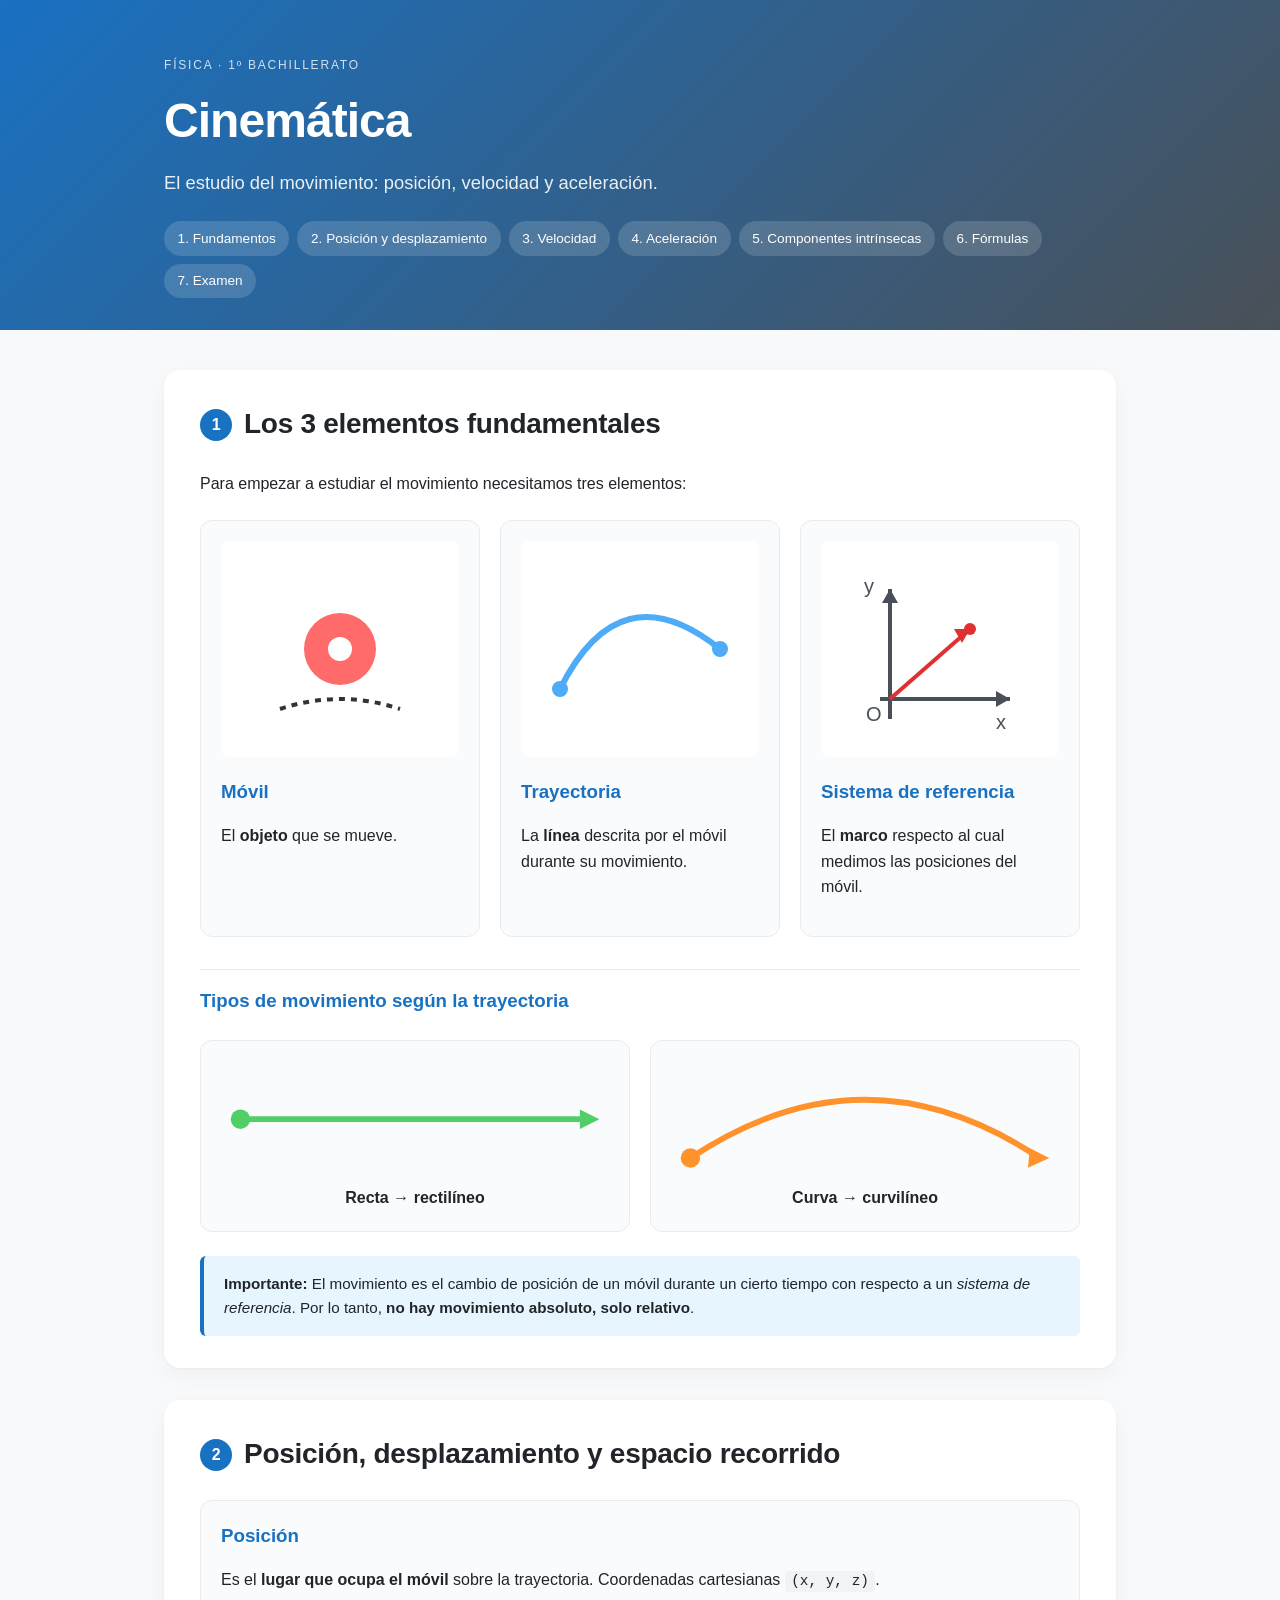
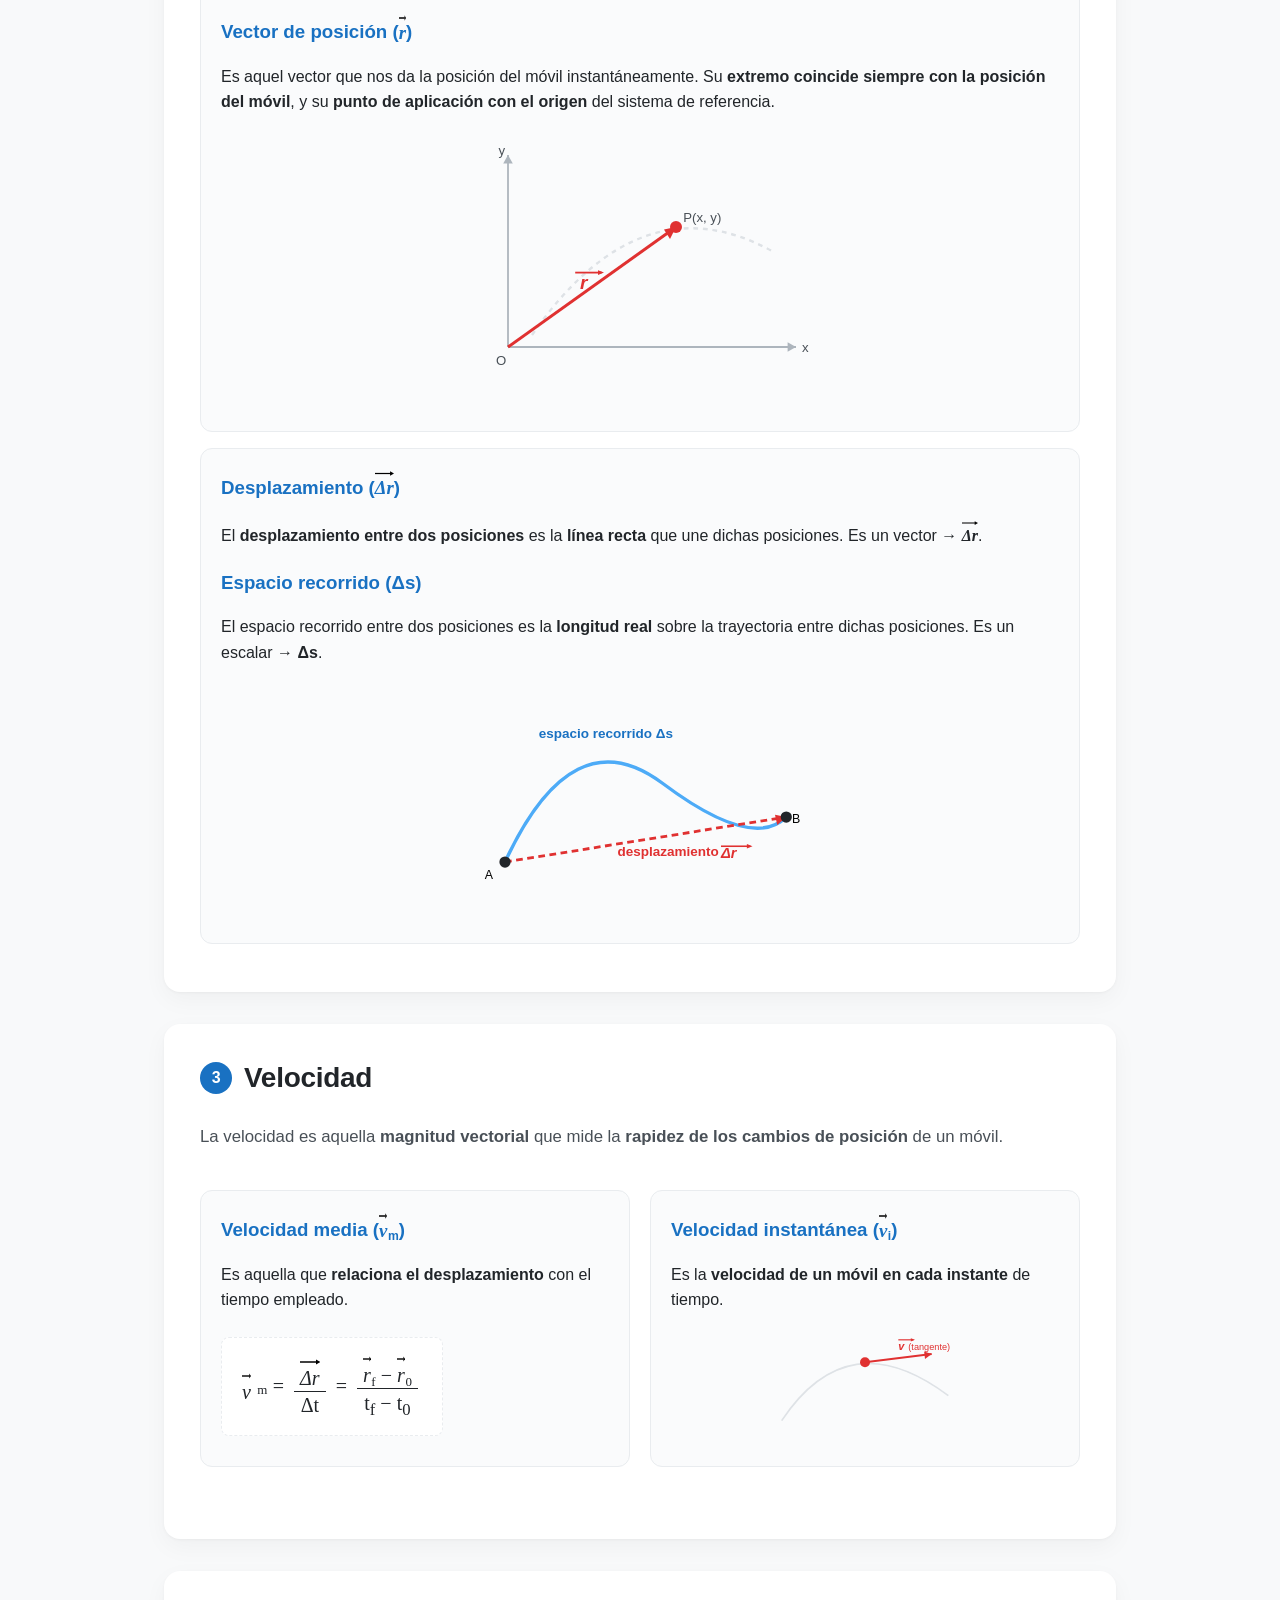
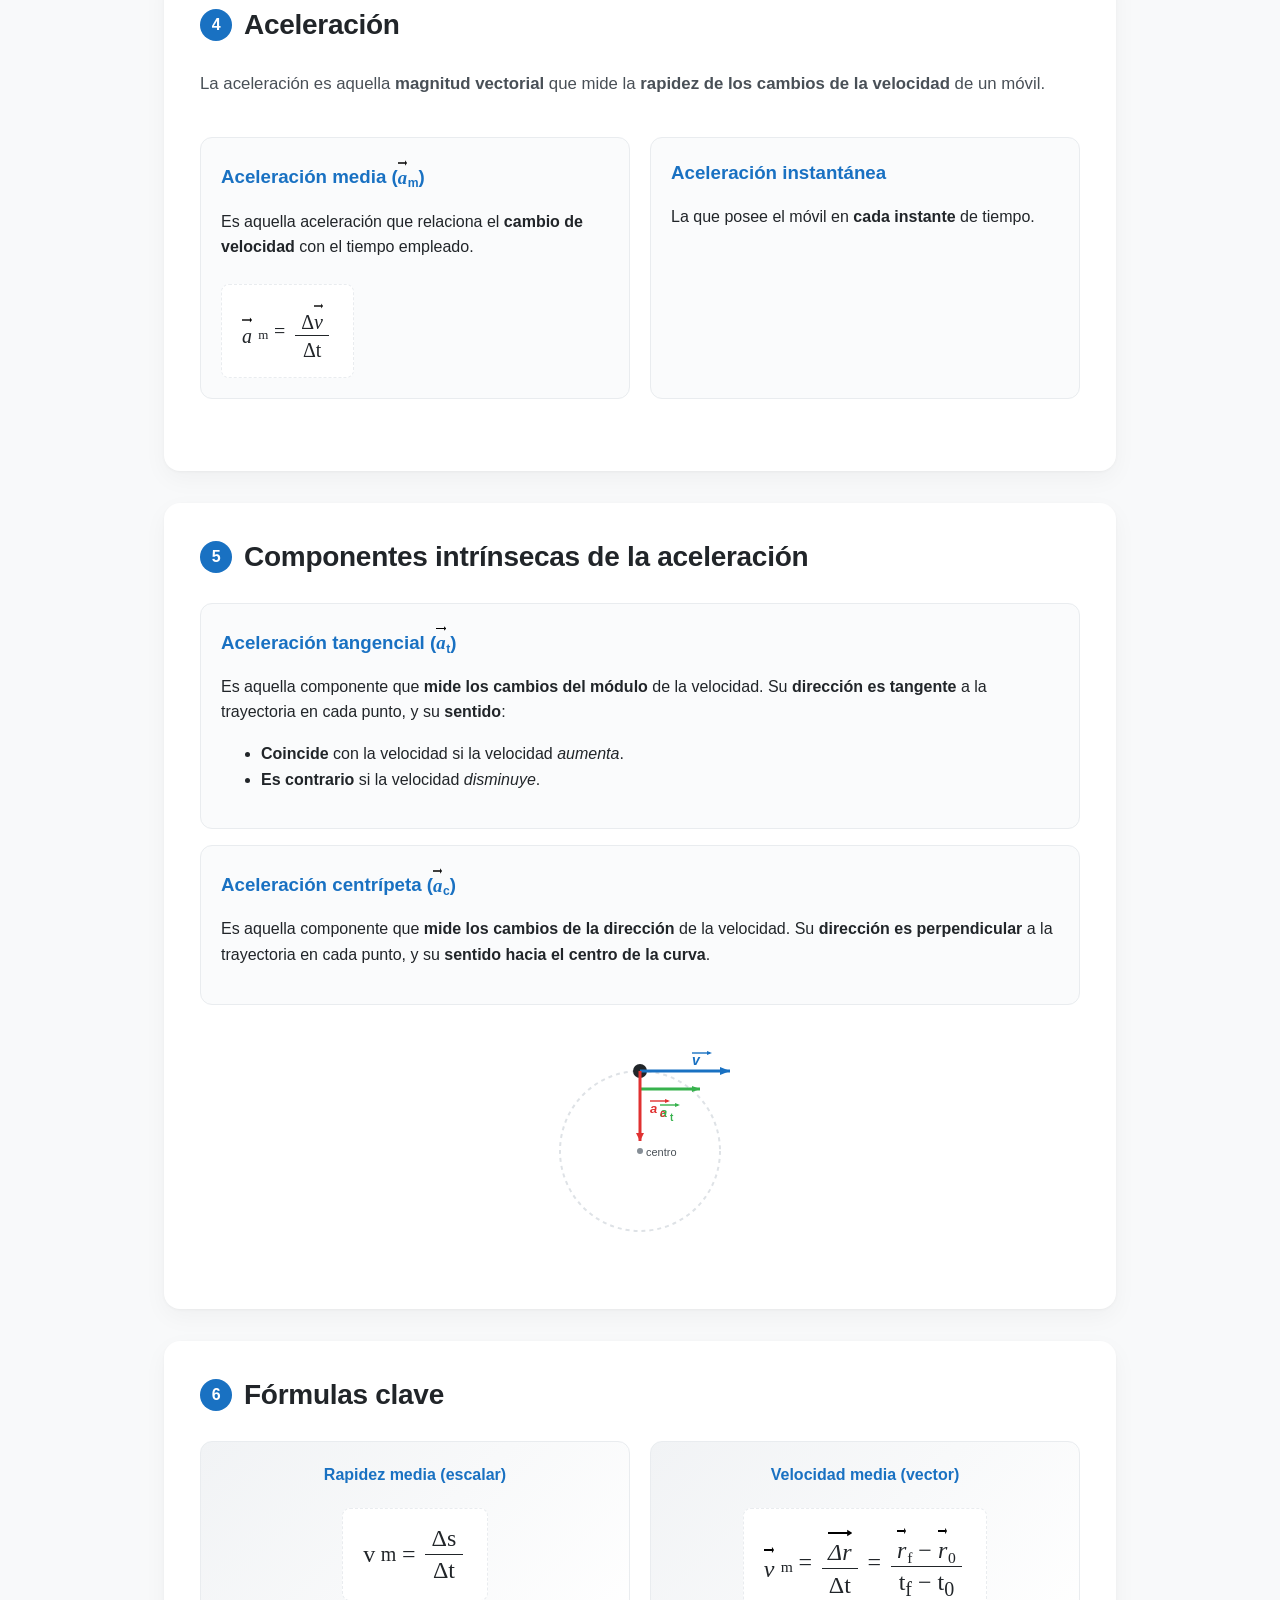
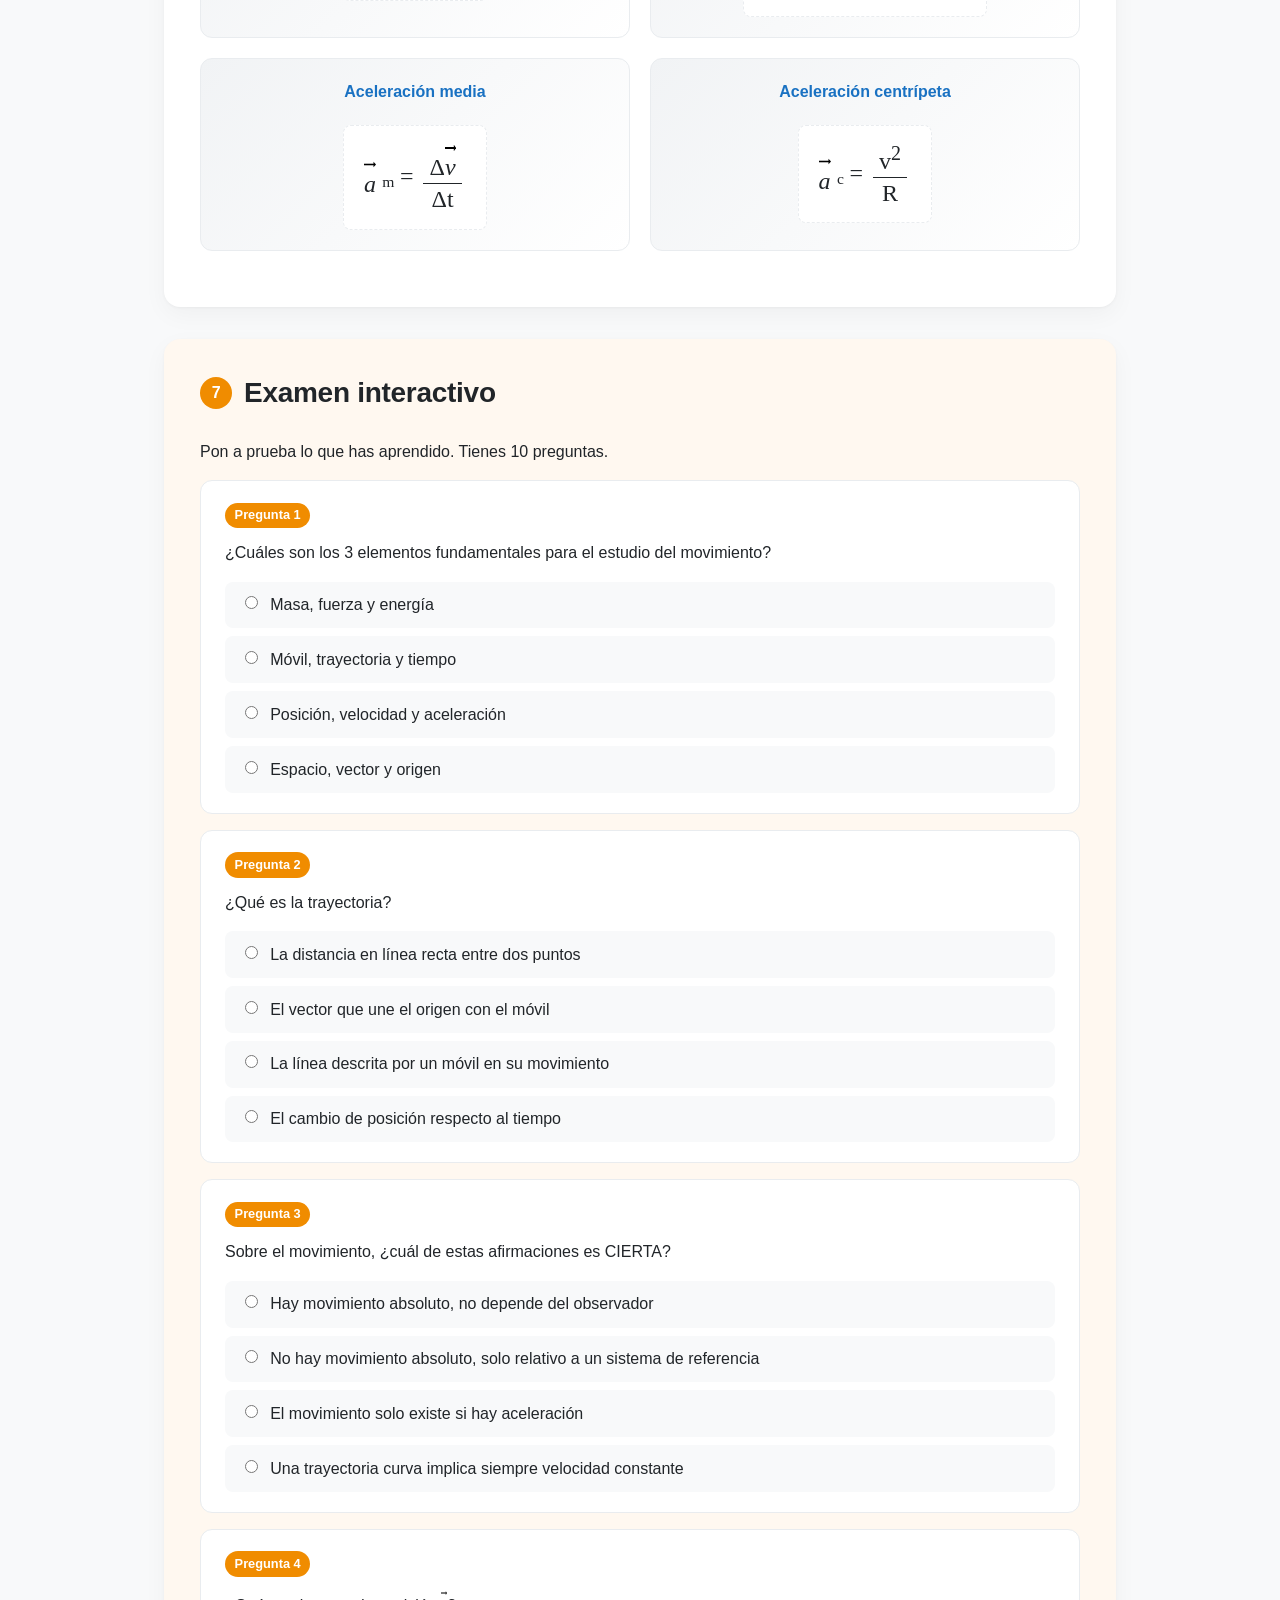
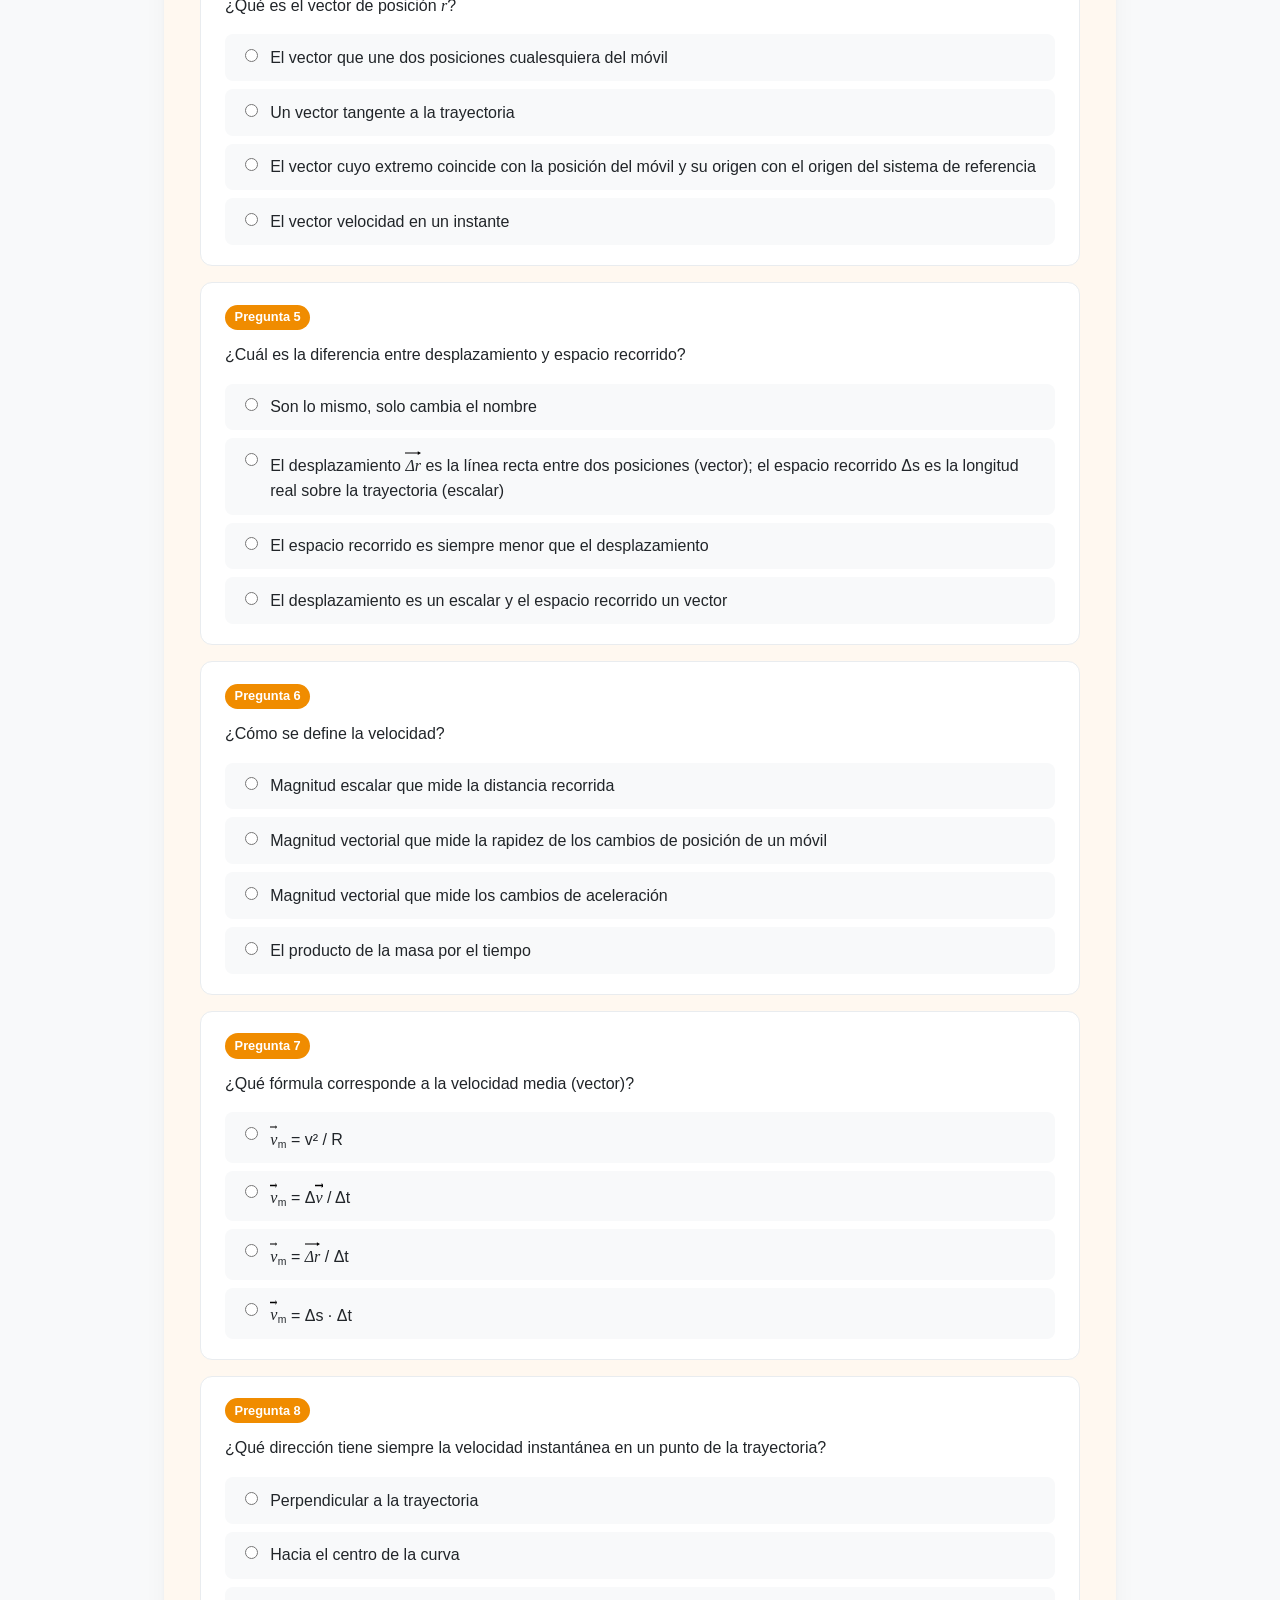
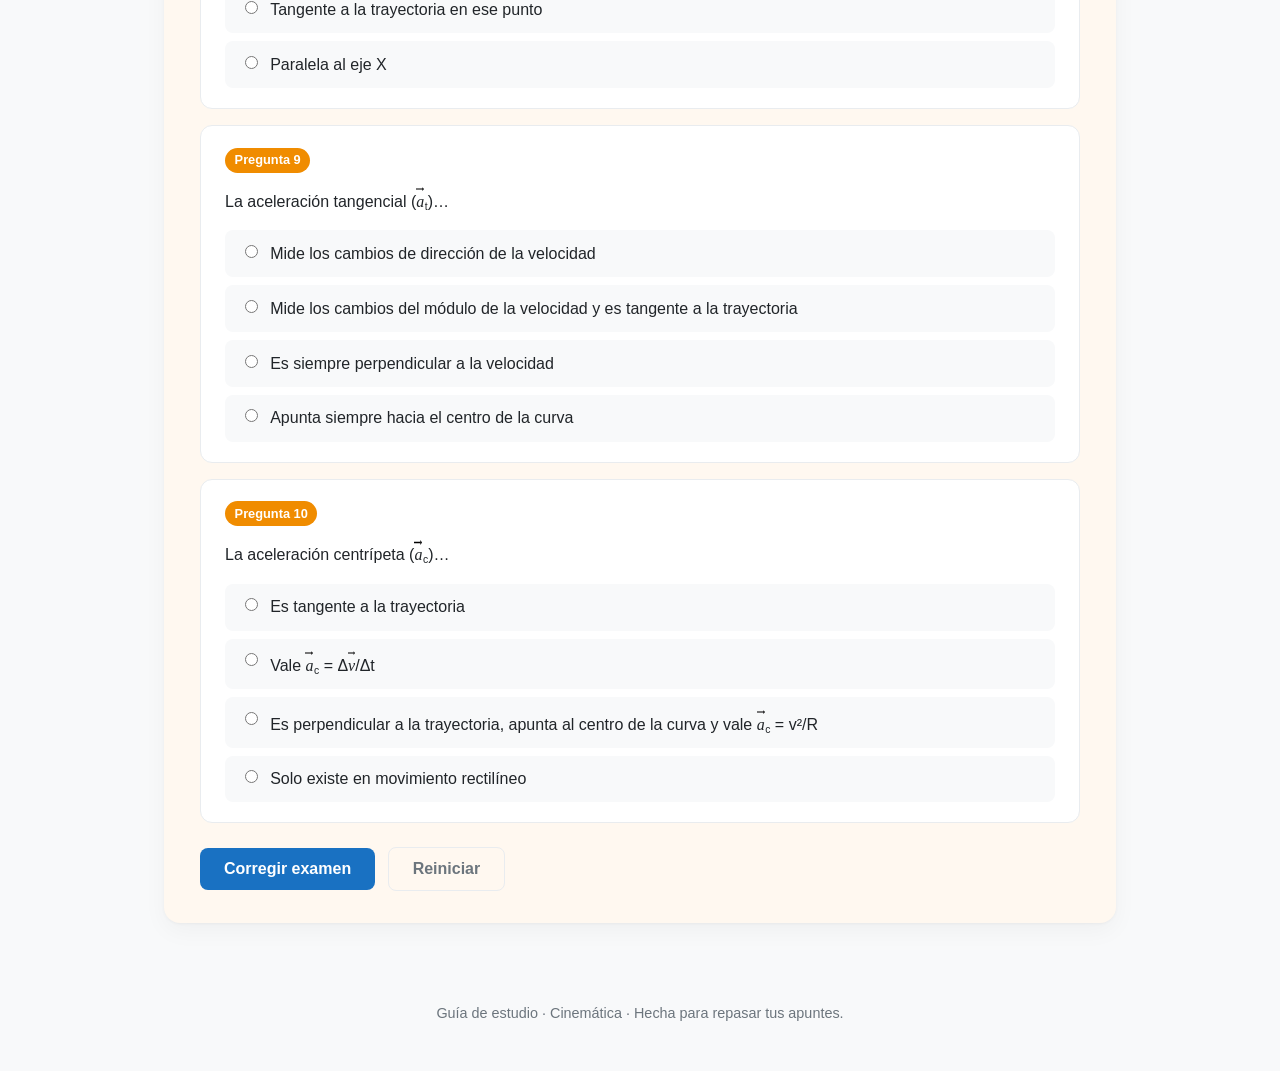
<file: index.html>
<!DOCTYPE html>
<html lang="es">
<head>
<meta charset="UTF-8">
<meta name="viewport" content="width=device-width, initial-scale=1.0">
<title>Cinemática · Guía de estudio</title>
<link rel="stylesheet" href="styles.css">
</head>
<body>

<header class="hero">
  <div class="container">
    <p class="eyebrow">Física · 1º Bachillerato</p>
    <h1>Cinemática</h1>
    <p class="subtitle">El estudio del movimiento: posición, velocidad y aceleración.</p>
    <nav class="toc">
      <a href="#fundamentos">1. Fundamentos</a>
      <a href="#posicion">2. Posición y desplazamiento</a>
      <a href="#velocidad">3. Velocidad</a>
      <a href="#aceleracion">4. Aceleración</a>
      <a href="#componentes">5. Componentes intrínsecas</a>
      <a href="#formulas">6. Fórmulas</a>
      <a href="#examen">7. Examen</a>
    </nav>
  </div>
</header>

<main class="container">

<!-- ===================== 1. FUNDAMENTOS ===================== -->
<section id="fundamentos" class="card">
  <h2><span class="num">1</span> Los 3 elementos fundamentales</h2>
  <p>Para empezar a estudiar el movimiento necesitamos tres elementos:</p>

  <div class="grid three">
    <div class="concept">
      <div class="icon-box">
        <svg viewBox="0 0 100 100" class="illus">
          <circle cx="50" cy="50" r="18" fill="#ff6b6b"/>
          <circle cx="50" cy="50" r="6" fill="#fff"/>
          <path d="M 20 80 Q 50 70 80 80" stroke="#333" stroke-width="2" fill="none" stroke-dasharray="3 3"/>
        </svg>
      </div>
      <h3>Móvil</h3>
      <p>El <strong>objeto</strong> que se mueve.</p>
    </div>

    <div class="concept">
      <div class="icon-box">
        <svg viewBox="0 0 100 100" class="illus">
          <path d="M 10 70 Q 40 10 90 50" stroke="#4dabf7" stroke-width="3" fill="none"/>
          <circle cx="10" cy="70" r="4" fill="#4dabf7"/>
          <circle cx="90" cy="50" r="4" fill="#4dabf7"/>
        </svg>
      </div>
      <h3>Trayectoria</h3>
      <p>La <strong>línea</strong> descrita por el móvil durante su movimiento.</p>
    </div>

    <div class="concept">
      <div class="icon-box">
        <svg viewBox="0 0 100 100" class="illus">
          <!-- ejes del sistema de referencia -->
          <line x1="20" y1="75" x2="85" y2="75" stroke="#495057" stroke-width="2"/>
          <line x1="25" y1="85" x2="25" y2="20" stroke="#495057" stroke-width="2"/>
          <polygon points="85,75 78,71 78,79" fill="#495057"/>
          <polygon points="25,20 21,27 29,27" fill="#495057"/>
          <text x="78" y="90" font-size="10" fill="#495057">x</text>
          <text x="12" y="22" font-size="10" fill="#495057">y</text>
          <text x="13" y="86" font-size="10" fill="#495057">O</text>
          <!-- punto y vector -->
          <line x1="25" y1="75" x2="65" y2="40" stroke="#e03131" stroke-width="2"/>
          <polygon points="65,40 57,40 61,47" fill="#e03131"/>
          <circle cx="65" cy="40" r="3" fill="#e03131"/>
        </svg>
      </div>
      <h3>Sistema de referencia</h3>
      <p>El <strong>marco</strong> respecto al cual medimos las posiciones del móvil.</p>
    </div>
  </div>

  <h3 class="subhead">Tipos de movimiento según la trayectoria</h3>
  <div class="grid two">
    <div class="concept tight">
      <svg viewBox="0 0 200 60" class="illus wide">
        <line x1="10" y1="30" x2="190" y2="30" stroke="#51cf66" stroke-width="3"/>
        <circle cx="10" cy="30" r="5" fill="#51cf66"/>
        <polygon points="185,25 195,30 185,35" fill="#51cf66"/>
      </svg>
      <h4>Recta → rectilíneo</h4>
    </div>
    <div class="concept tight">
      <svg viewBox="0 0 200 60" class="illus wide">
        <path d="M 10 50 Q 100 -10 190 50" stroke="#ff922b" stroke-width="3" fill="none"/>
        <circle cx="10" cy="50" r="5" fill="#ff922b"/>
        <polygon points="185,45 195,50 184,55" fill="#ff922b"/>
      </svg>
      <h4>Curva → curvilíneo</h4>
    </div>
  </div>

  <div class="note">
    <strong>Importante:</strong> El movimiento es el cambio de posición de un móvil durante un cierto tiempo con respecto a un <em>sistema de referencia</em>. Por lo tanto, <strong>no hay movimiento absoluto, solo relativo</strong>.
  </div>
</section>

<!-- ===================== 2. POSICIÓN ===================== -->
<section id="posicion" class="card">
  <h2><span class="num">2</span> Posición, desplazamiento y espacio recorrido</h2>

  <div class="concept block">
    <h3>Posición</h3>
    <p>Es el <strong>lugar que ocupa el móvil</strong> sobre la trayectoria. Coordenadas cartesianas <code>(x, y, z)</code>.</p>

    <h3>Vector de posición (<span class="vec">r</span>)</h3>
    <p>Es aquel vector que nos da la posición del móvil instantáneamente. Su <strong>extremo coincide siempre con la posición del móvil</strong>, y su <strong>punto de aplicación con el origen</strong> del sistema de referencia.</p>

    <svg viewBox="0 0 300 220" class="illus big">
      <!-- ejes -->
      <line x1="40" y1="180" x2="280" y2="180" stroke="#adb5bd" stroke-width="1.5"/>
      <line x1="40" y1="180" x2="40" y2="20" stroke="#adb5bd" stroke-width="1.5"/>
      <polygon points="280,180 273,176 273,184" fill="#adb5bd"/>
      <polygon points="40,20 36,27 44,27" fill="#adb5bd"/>
      <text x="285" y="184" font-size="11" fill="#495057">x</text>
      <text x="32" y="20" font-size="11" fill="#495057">y</text>
      <text x="30" y="195" font-size="11" fill="#495057">O</text>
      <!-- trayectoria -->
      <path d="M 60 170 Q 150 40 260 100" stroke="#dee2e6" stroke-width="2" fill="none" stroke-dasharray="4 4"/>
      <!-- vector r -->
      <line x1="40" y1="180" x2="180" y2="80" stroke="#e03131" stroke-width="2.5"/>
      <polygon points="180,80 170,82 175,90" fill="#e03131"/>
      <circle cx="180" cy="80" r="5" fill="#e03131"/>
      <!-- r vector label with arrow above -->
      <line x1="96" y1="118" x2="118" y2="118" stroke="#e03131" stroke-width="1.5"/>
      <polygon points="120,118 115,116 115,120" fill="#e03131"/>
      <text x="100" y="132" font-size="16" font-style="italic" fill="#e03131" font-weight="bold">r</text>
      <text x="186" y="76" font-size="11" fill="#495057">P(x, y)</text>
    </svg>
  </div>

  <div class="concept block">
    <h3>Desplazamiento (<span class="vec">Δr</span>)</h3>
    <p>El <strong>desplazamiento entre dos posiciones</strong> es la <strong>línea recta</strong> que une dichas posiciones. Es un vector → <strong><span class="vec">Δr</span></strong>.</p>

    <h3>Espacio recorrido (Δs)</h3>
    <p>El espacio recorrido entre dos posiciones es la <strong>longitud real</strong> sobre la trayectoria entre dichas posiciones. Es un escalar → <strong>Δs</strong>.</p>

    <svg viewBox="0 0 320 200" class="illus big">
      <!-- trayectoria curva -->
      <path d="M 40 160 Q 100 30 180 90 T 290 120" stroke="#4dabf7" stroke-width="3" fill="none"/>
      <text x="70" y="50" font-size="12" fill="#1971c2" font-weight="600">espacio recorrido Δs</text>
      <!-- desplazamiento -->
      <line x1="40" y1="160" x2="290" y2="120" stroke="#e03131" stroke-width="2.5" stroke-dasharray="6 4"/>
      <polygon points="290,120 280,118 282,127" fill="#e03131"/>
      <!-- desplazamiento label with overarrow -->
      <text x="140" y="155" font-size="12" fill="#e03131" font-weight="600">desplazamiento</text>
      <line x1="232" y1="146" x2="258" y2="146" stroke="#e03131" stroke-width="1.4"/>
      <polygon points="260,146 255,144 255,148" fill="#e03131"/>
      <text x="232" y="156" font-size="13" font-style="italic" fill="#e03131" font-weight="600">Δr</text>
      <!-- puntos -->
      <circle cx="40" cy="160" r="5" fill="#212529"/>
      <text x="22" y="175" font-size="11">A</text>
      <circle cx="290" cy="120" r="5" fill="#212529"/>
      <text x="295" y="125" font-size="11">B</text>
    </svg>
  </div>
</section>

<!-- ===================== 3. VELOCIDAD ===================== -->
<section id="velocidad" class="card">
  <h2><span class="num">3</span> Velocidad</h2>
  <p class="lead">La velocidad es aquella <strong>magnitud vectorial</strong> que mide la <strong>rapidez de los cambios de posición</strong> de un móvil.</p>

  <div class="grid two">
    <div class="concept block">
      <h3>Velocidad media (<span class="vec">v</span><sub>m</sub>)</h3>
      <p>Es aquella que <strong>relaciona el desplazamiento</strong> con el tiempo empleado.</p>
      <div class="formula">
        <span class="vec">v</span><sub>m</sub> = <span class="frac"><span class="num"><span class="vec">Δr</span></span><span class="den">Δt</span></span> = <span class="frac"><span class="num"><span class="vec">r</span><sub>f</sub> − <span class="vec">r</span><sub>0</sub></span><span class="den">t<sub>f</sub> − t<sub>0</sub></span></span>
      </div>
    </div>

    <div class="concept block">
      <h3>Velocidad instantánea (<span class="vec">v</span><sub>i</sub>)</h3>
      <p>Es la <strong>velocidad de un móvil en cada instante</strong> de tiempo.</p>
      <svg viewBox="0 0 240 140" class="illus">
        <path d="M 20 110 Q 100 -10 220 80" stroke="#dee2e6" stroke-width="2" fill="none"/>
        <circle cx="120" cy="40" r="6" fill="#e03131"/>
        <line x1="120" y1="40" x2="200" y2="30" stroke="#e03131" stroke-width="2.5"/>
        <polygon points="200,30 191,27 192,36" fill="#e03131"/>
        <!-- label -->
        <line x1="160" y1="13" x2="178" y2="13" stroke="#e03131" stroke-width="1.4"/>
        <polygon points="180,13 175,11 175,15" fill="#e03131"/>
        <text x="160" y="25" font-size="13" font-style="italic" fill="#e03131" font-weight="bold">v</text>
        <text x="172" y="25" font-size="11" fill="#e03131">(tangente)</text>
      </svg>
    </div>
  </div>
</section>

<!-- ===================== 4. ACELERACIÓN ===================== -->
<section id="aceleracion" class="card">
  <h2><span class="num">4</span> Aceleración</h2>
  <p class="lead">La aceleración es aquella <strong>magnitud vectorial</strong> que mide la <strong>rapidez de los cambios de la velocidad</strong> de un móvil.</p>

  <div class="grid two">
    <div class="concept block">
      <h3>Aceleración media (<span class="vec">a</span><sub>m</sub>)</h3>
      <p>Es aquella aceleración que relaciona el <strong>cambio de velocidad</strong> con el tiempo empleado.</p>
      <div class="formula">
        <span class="vec">a</span><sub>m</sub> = <span class="frac"><span class="num">Δ<span class="vec">v</span></span><span class="den">Δt</span></span>
      </div>
    </div>

    <div class="concept block">
      <h3>Aceleración instantánea</h3>
      <p>La que posee el móvil en <strong>cada instante</strong> de tiempo.</p>
    </div>
  </div>
</section>

<!-- ===================== 5. COMPONENTES INTRÍNSECAS ===================== -->
<section id="componentes" class="card">
  <h2><span class="num">5</span> Componentes intrínsecas de la aceleración</h2>

  <div class="concept block">
    <h3>Aceleración tangencial (<span class="vec">a</span><sub>t</sub>)</h3>
    <p>Es aquella componente que <strong>mide los cambios del módulo</strong> de la velocidad. Su <strong>dirección es tangente</strong> a la trayectoria en cada punto, y su <strong>sentido</strong>:</p>
    <ul>
      <li><strong>Coincide</strong> con la velocidad si la velocidad <em>aumenta</em>.</li>
      <li><strong>Es contrario</strong> si la velocidad <em>disminuye</em>.</li>
    </ul>
  </div>

  <div class="concept block">
    <h3>Aceleración centrípeta (<span class="vec">a</span><sub>c</sub>)</h3>
    <p>Es aquella componente que <strong>mide los cambios de la dirección</strong> de la velocidad. Su <strong>dirección es perpendicular</strong> a la trayectoria en cada punto, y su <strong>sentido hacia el centro de la curva</strong>.</p>
  </div>

  <svg viewBox="0 0 360 240" class="illus big">
    <!-- círculo trayectoria -->
    <circle cx="180" cy="130" r="80" stroke="#dee2e6" stroke-width="2" fill="none" stroke-dasharray="4 4"/>
    <circle cx="180" cy="130" r="3" fill="#868e96"/>
    <text x="186" y="135" font-size="11" fill="#495057">centro</text>
    <!-- móvil arriba -->
    <circle cx="180" cy="50" r="7" fill="#212529"/>
    <!-- velocidad tangente -->
    <line x1="180" y1="50" x2="270" y2="50" stroke="#1971c2" stroke-width="3"/>
    <polygon points="270,50 260,46 260,54" fill="#1971c2"/>
    <line x1="232" y1="32" x2="250" y2="32" stroke="#1971c2" stroke-width="1.4"/>
    <polygon points="252,32 247,30 247,34" fill="#1971c2"/>
    <text x="232" y="44" font-size="14" font-style="italic" fill="#1971c2" font-weight="bold">v</text>
    <!-- aceleración tangencial (en sentido del movimiento, más corta, encima del vector v) -->
    <line x1="180" y1="68" x2="240" y2="68" stroke="#37b24d" stroke-width="3"/>
    <polygon points="240,68 232,65 232,71" fill="#37b24d"/>
    <line x1="200" y1="84" x2="218" y2="84" stroke="#37b24d" stroke-width="1.4"/>
    <polygon points="220,84 215,82 215,86" fill="#37b24d"/>
    <text x="200" y="96" font-size="13" font-style="italic" fill="#37b24d" font-weight="bold">a</text>
    <text x="210" y="100" font-size="10" fill="#37b24d" font-weight="bold">t</text>
    <!-- aceleración centrípeta (hacia el centro) -->
    <line x1="180" y1="50" x2="180" y2="120" stroke="#e03131" stroke-width="3"/>
    <polygon points="180,120 176,112 184,112" fill="#e03131"/>
    <line x1="190" y1="80" x2="208" y2="80" stroke="#e03131" stroke-width="1.4"/>
    <polygon points="210,80 205,78 205,82" fill="#e03131"/>
    <text x="190" y="92" font-size="13" font-style="italic" fill="#e03131" font-weight="bold">a</text>
    <text x="200" y="96" font-size="10" fill="#e03131" font-weight="bold">c</text>
  </svg>
</section>

<!-- ===================== 6. FÓRMULAS ===================== -->
<section id="formulas" class="card formulas-section">
  <h2><span class="num">6</span> Fórmulas clave</h2>
  <div class="grid two">
    <div class="formula-card">
      <h4>Rapidez media (escalar)</h4>
      <div class="formula big">v<sub>m</sub> = <span class="frac"><span class="num">Δs</span><span class="den">Δt</span></span></div>
    </div>
    <div class="formula-card">
      <h4>Velocidad media (vector)</h4>
      <div class="formula big"><span class="vec">v</span><sub>m</sub> = <span class="frac"><span class="num"><span class="vec">Δr</span></span><span class="den">Δt</span></span> = <span class="frac"><span class="num"><span class="vec">r</span><sub>f</sub> − <span class="vec">r</span><sub>0</sub></span><span class="den">t<sub>f</sub> − t<sub>0</sub></span></span></div>
    </div>
    <div class="formula-card">
      <h4>Aceleración media</h4>
      <div class="formula big"><span class="vec">a</span><sub>m</sub> = <span class="frac"><span class="num">Δ<span class="vec">v</span></span><span class="den">Δt</span></span></div>
    </div>
    <div class="formula-card">
      <h4>Aceleración centrípeta</h4>
      <div class="formula big"><span class="vec">a</span><sub>c</sub> = <span class="frac"><span class="num">v<sup>2</sup></span><span class="den">R</span></span></div>
    </div>
  </div>
</section>

<!-- ===================== 7. EXAMEN ===================== -->
<section id="examen" class="card exam-section">
  <h2><span class="num">7</span> Examen interactivo</h2>
  <p>Pon a prueba lo que has aprendido. Tienes 10 preguntas.</p>

  <div id="exam"></div>
  <button id="submitBtn" class="btn primary">Corregir examen</button>
  <button id="resetBtn" class="btn ghost">Reiniciar</button>

  <div id="result" class="result hidden"></div>
</section>

</main>

<footer>
  <div class="container">
    <p>Guía de estudio · Cinemática · Hecha para repasar tus apuntes.</p>
  </div>
</footer>

<script src="exam.js"></script>
</body>
</html>
</file>
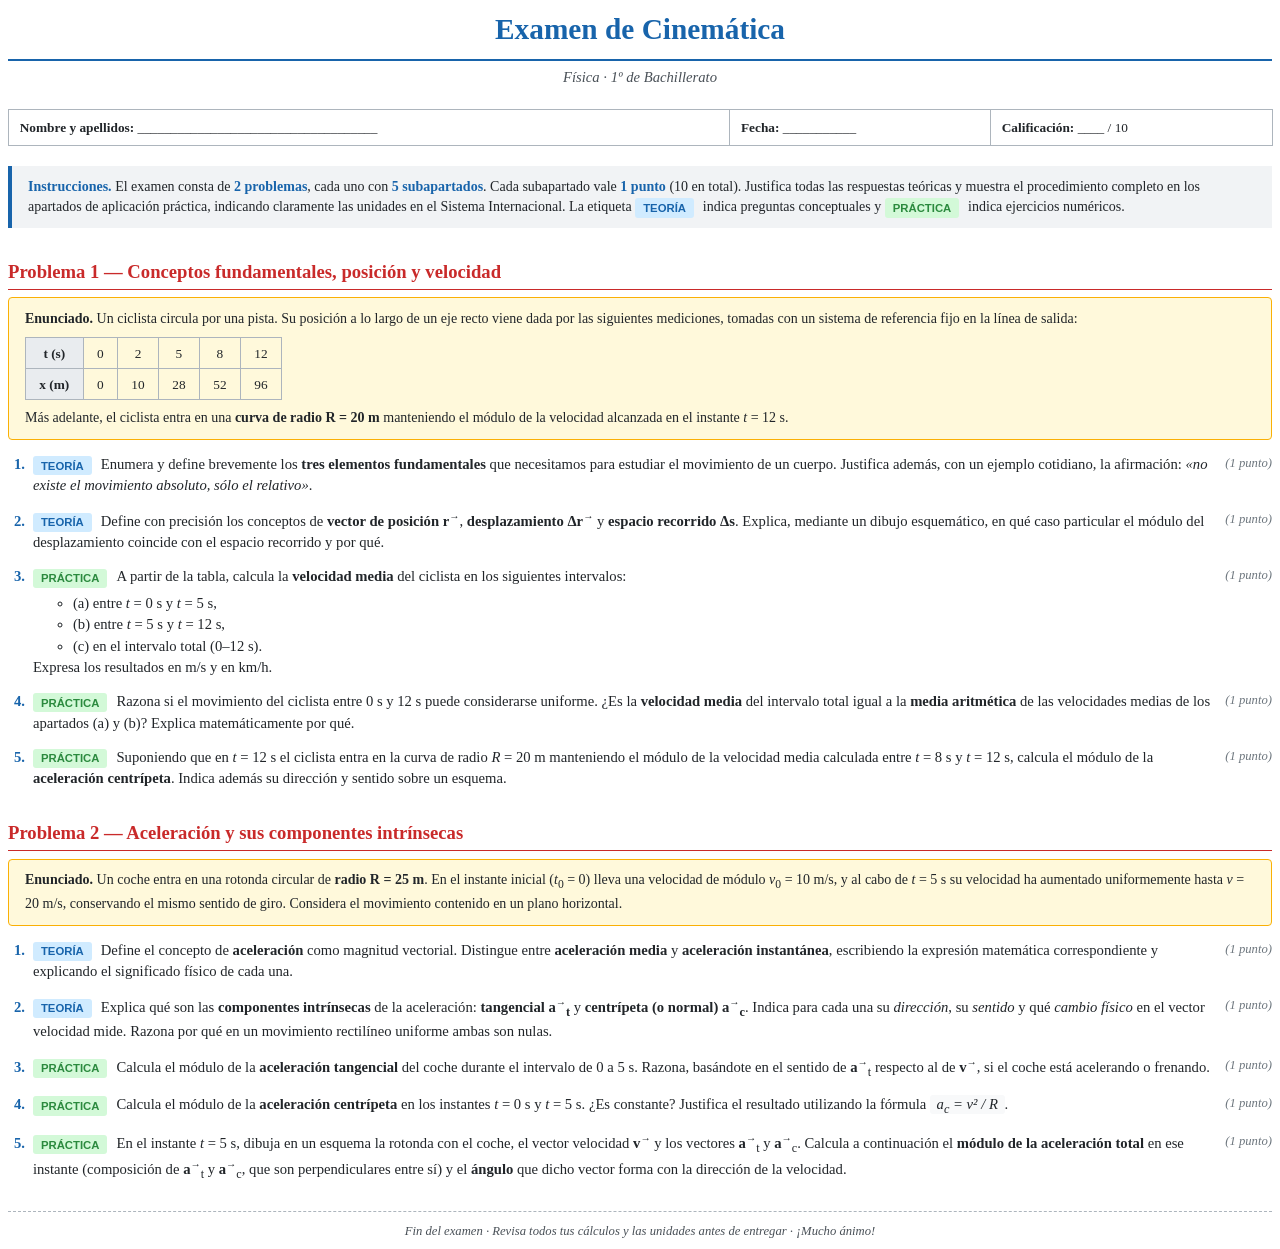
<file: examen_cinematica.html>
<!DOCTYPE html>
<html lang="es">
<head>
<meta charset="UTF-8">
<title>Examen de Cinemática</title>
<style>
  @page {
    size: A4;
    margin: 2cm 2cm 2.2cm 2cm;
    @bottom-center {
      content: "Página " counter(page) " de " counter(pages);
      font-size: 9pt;
      color: #6c757d;
      font-family: Georgia, serif;
    }
    @top-right {
      content: "Cinemática · 1º Bachillerato";
      font-size: 9pt;
      color: #6c757d;
      font-family: Georgia, serif;
    }
  }

  body {
    font-family: Georgia, "Times New Roman", serif;
    font-size: 11pt;
    color: #212529;
    line-height: 1.45;
  }

  h1 {
    font-size: 22pt;
    text-align: center;
    margin: 0 0 0.2em 0;
    color: #1864ab;
    border-bottom: 2px solid #1864ab;
    padding-bottom: 0.3em;
  }
  .subtitle {
    text-align: center;
    color: #495057;
    font-style: italic;
    margin-top: 0;
    margin-bottom: 1.4em;
  }

  .meta {
    display: table;
    width: 100%;
    border-collapse: collapse;
    margin-bottom: 1.5em;
    font-size: 10pt;
  }
  .meta div {
    display: table-cell;
    border: 1px solid #adb5bd;
    padding: 6pt 8pt;
  }

  .instr {
    background: #f1f3f5;
    border-left: 4px solid #1864ab;
    padding: 8pt 12pt;
    margin-bottom: 1.4em;
    font-size: 10.5pt;
  }
  .instr strong { color: #1864ab; }

  h2.problem {
    font-size: 14pt;
    color: #c92a2a;
    margin-top: 1.6em;
    margin-bottom: 0.4em;
    border-bottom: 1.5px solid #c92a2a;
    padding-bottom: 0.2em;
    page-break-after: avoid;
  }

  .context {
    background: #fff9db;
    border: 1px solid #fab005;
    border-radius: 4px;
    padding: 8pt 12pt;
    margin-bottom: 1em;
    font-size: 10.5pt;
  }

  ol.subapartados {
    padding-left: 1.4em;
    margin-top: 0.4em;
  }
  ol.subapartados > li {
    margin-bottom: 0.9em;
    padding-left: 0.3em;
  }
  ol.subapartados > li::marker {
    font-weight: bold;
    color: #1864ab;
  }

  .tag {
    display: inline-block;
    font-size: 8.5pt;
    padding: 1pt 6pt;
    border-radius: 3px;
    margin-right: 4pt;
    font-family: Helvetica, Arial, sans-serif;
    font-weight: bold;
    vertical-align: middle;
  }
  .tag.t { background: #d0ebff; color: #1864ab; }
  .tag.p { background: #d3f9d8; color: #2b8a3e; }

  .pts {
    float: right;
    font-size: 9.5pt;
    color: #6c757d;
    font-style: italic;
  }

  .formula {
    font-style: italic;
    background: #f8f9fa;
    padding: 1pt 5pt;
    border-radius: 3px;
    font-family: "Cambria Math", Georgia, serif;
  }

  .vec { font-weight: bold; }
  .vec::after { content: "→"; font-size: 0.7em; vertical-align: super; }

  table.data {
    border-collapse: collapse;
    margin: 6pt 0;
    font-size: 10pt;
  }
  table.data th, table.data td {
    border: 1px solid #adb5bd;
    padding: 4pt 10pt;
    text-align: center;
  }
  table.data th {
    background: #e9ecef;
  }

  .footer-note {
    margin-top: 2.2em;
    padding-top: 0.8em;
    border-top: 1px dashed #adb5bd;
    font-size: 9.5pt;
    color: #495057;
    font-style: italic;
    text-align: center;
  }

  .nobreak { page-break-inside: avoid; }
</style>
</head>
<body>

<h1>Examen de Cinemática</h1>
<p class="subtitle">Física · 1º de Bachillerato</p>

<div class="meta">
  <div><strong>Nombre y apellidos:</strong> ____________________________________</div>
  <div><strong>Fecha:</strong> ___________</div>
  <div><strong>Calificación:</strong> ____ / 10</div>
</div>

<div class="instr">
  <strong>Instrucciones.</strong> El examen consta de <strong>2 problemas</strong>, cada uno con <strong>5 subapartados</strong>. Cada subapartado vale <strong>1 punto</strong> (10 en total). Justifica todas las respuestas teóricas y muestra el procedimiento completo en los apartados de aplicación práctica, indicando claramente las unidades en el Sistema Internacional. La etiqueta <span class="tag t">TEORÍA</span> indica preguntas conceptuales y <span class="tag p">PRÁCTICA</span> indica ejercicios numéricos.
</div>

<!-- =================== PROBLEMA 1 =================== -->
<h2 class="problem">Problema 1 — Conceptos fundamentales, posición y velocidad</h2>

<div class="context">
  <strong>Enunciado.</strong> Un ciclista circula por una pista. Su posición a lo largo de un eje recto viene dada por las siguientes mediciones, tomadas con un sistema de referencia fijo en la línea de salida:
  <table class="data">
    <tr><th>t (s)</th><td>0</td><td>2</td><td>5</td><td>8</td><td>12</td></tr>
    <tr><th>x (m)</th><td>0</td><td>10</td><td>28</td><td>52</td><td>96</td></tr>
  </table>
  Más adelante, el ciclista entra en una <strong>curva de radio R = 20 m</strong> manteniendo el módulo de la velocidad alcanzada en el instante <em>t</em> = 12 s.
</div>

<ol class="subapartados">

  <li>
    <span class="tag t">TEORÍA</span> <span class="pts">(1 punto)</span>
    Enumera y define brevemente los <strong>tres elementos fundamentales</strong> que necesitamos para estudiar el movimiento de un cuerpo. Justifica además, con un ejemplo cotidiano, la afirmación: <em>«no existe el movimiento absoluto, sólo el relativo»</em>.
  </li>

  <li>
    <span class="tag t">TEORÍA</span> <span class="pts">(1 punto)</span>
    Define con precisión los conceptos de <strong>vector de posición <span class="vec">r</span></strong>, <strong>desplazamiento <span class="vec">Δr</span></strong> y <strong>espacio recorrido Δs</strong>. Explica, mediante un dibujo esquemático, en qué caso particular el módulo del desplazamiento coincide con el espacio recorrido y por qué.
  </li>

  <li>
    <span class="tag p">PRÁCTICA</span> <span class="pts">(1 punto)</span>
    A partir de la tabla, calcula la <strong>velocidad media</strong> del ciclista en los siguientes intervalos:
    <ul style="margin-top:4pt;">
      <li>(a) entre <em>t</em> = 0 s y <em>t</em> = 5 s,</li>
      <li>(b) entre <em>t</em> = 5 s y <em>t</em> = 12 s,</li>
      <li>(c) en el intervalo total (0–12 s).</li>
    </ul>
    Expresa los resultados en m/s y en km/h.
  </li>

  <li>
    <span class="tag p">PRÁCTICA</span> <span class="pts">(1 punto)</span>
    Razona si el movimiento del ciclista entre 0 s y 12 s puede considerarse uniforme. ¿Es la <strong>velocidad media</strong> del intervalo total igual a la <strong>media aritmética</strong> de las velocidades medias de los apartados (a) y (b)? Explica matemáticamente por qué.
  </li>

  <li>
    <span class="tag p">PRÁCTICA</span> <span class="pts">(1 punto)</span>
    Suponiendo que en <em>t</em> = 12 s el ciclista entra en la curva de radio <em>R</em> = 20 m manteniendo el módulo de la velocidad media calculada entre <em>t</em> = 8 s y <em>t</em> = 12 s, calcula el módulo de la <strong>aceleración centrípeta</strong>. Indica además su dirección y sentido sobre un esquema.
  </li>

</ol>

<!-- =================== PROBLEMA 2 =================== -->
<h2 class="problem">Problema 2 — Aceleración y sus componentes intrínsecas</h2>

<div class="context">
  <strong>Enunciado.</strong> Un coche entra en una rotonda circular de <strong>radio R = 25 m</strong>. En el instante inicial (<em>t</em><sub>0</sub> = 0) lleva una velocidad de módulo <em>v</em><sub>0</sub> = 10 m/s, y al cabo de <em>t</em> = 5 s su velocidad ha aumentado uniformemente hasta <em>v</em> = 20 m/s, conservando el mismo sentido de giro. Considera el movimiento contenido en un plano horizontal.
</div>

<ol class="subapartados">

  <li>
    <span class="tag t">TEORÍA</span> <span class="pts">(1 punto)</span>
    Define el concepto de <strong>aceleración</strong> como magnitud vectorial. Distingue entre <strong>aceleración media</strong> y <strong>aceleración instantánea</strong>, escribiendo la expresión matemática correspondiente y explicando el significado físico de cada una.
  </li>

  <li>
    <span class="tag t">TEORÍA</span> <span class="pts">(1 punto)</span>
    Explica qué son las <strong>componentes intrínsecas</strong> de la aceleración: <strong>tangencial <span class="vec">a</span><sub>t</sub></strong> y <strong>centrípeta (o normal) <span class="vec">a</span><sub>c</sub></strong>. Indica para cada una su <em>dirección</em>, su <em>sentido</em> y qué <em>cambio físico</em> en el vector velocidad mide. Razona por qué en un movimiento rectilíneo uniforme ambas son nulas.
  </li>

  <li>
    <span class="tag p">PRÁCTICA</span> <span class="pts">(1 punto)</span>
    Calcula el módulo de la <strong>aceleración tangencial</strong> del coche durante el intervalo de 0 a 5 s. Razona, basándote en el sentido de <span class="vec">a</span><sub>t</sub> respecto al de <span class="vec">v</span>, si el coche está acelerando o frenando.
  </li>

  <li>
    <span class="tag p">PRÁCTICA</span> <span class="pts">(1 punto)</span>
    Calcula el módulo de la <strong>aceleración centrípeta</strong> en los instantes <em>t</em> = 0 s y <em>t</em> = 5 s. ¿Es constante? Justifica el resultado utilizando la fórmula <span class="formula">a<sub>c</sub> = v² / R</span>.
  </li>

  <li>
    <span class="tag p">PRÁCTICA</span> <span class="pts">(1 punto)</span>
    En el instante <em>t</em> = 5 s, dibuja en un esquema la rotonda con el coche, el vector velocidad <span class="vec">v</span> y los vectores <span class="vec">a</span><sub>t</sub> y <span class="vec">a</span><sub>c</sub>. Calcula a continuación el <strong>módulo de la aceleración total</strong> en ese instante (composición de <span class="vec">a</span><sub>t</sub> y <span class="vec">a</span><sub>c</sub>, que son perpendiculares entre sí) y el <strong>ángulo</strong> que dicho vector forma con la dirección de la velocidad.
  </li>

</ol>

<div class="footer-note">
  Fin del examen · Revisa todos tus cálculos y las unidades antes de entregar · ¡Mucho ánimo!
</div>

</body>
</html>
</file>
<file: styles.css>
/* ===== Base ===== */
* { box-sizing: border-box; }
:root {
  --bg: #f8f9fa;
  --card: #ffffff;
  --ink: #212529;
  --muted: #6c757d;
  --line: #e9ecef;
  --accent: #1971c2;
  --accent-soft: #e7f5ff;
  --red: #e03131;
  --green: #2f9e44;
  --orange: #f08c00;
}

html { scroll-behavior: smooth; }
body {
  margin: 0;
  font-family: -apple-system, BlinkMacSystemFont, "Segoe UI", Roboto, "Helvetica Neue", sans-serif;
  background: var(--bg);
  color: var(--ink);
  line-height: 1.6;
  font-size: 16px;
}

.container {
  max-width: 1000px;
  margin: 0 auto;
  padding: 0 1.5rem;
}

/* ===== Hero ===== */
.hero {
  background: linear-gradient(135deg, #1971c2 0%, #495057 100%);
  color: #fff;
  padding: 3.5rem 0 2rem;
  margin-bottom: 2.5rem;
}
.eyebrow {
  text-transform: uppercase;
  letter-spacing: 0.15em;
  font-size: 0.75rem;
  opacity: 0.8;
  margin: 0 0 0.5rem;
}
.hero h1 {
  margin: 0;
  font-size: 3rem;
  font-weight: 800;
  letter-spacing: -0.02em;
}
.subtitle {
  font-size: 1.15rem;
  opacity: 0.9;
  margin: 0.5rem 0 1.5rem;
}
.toc {
  display: flex;
  flex-wrap: wrap;
  gap: 0.5rem;
  margin-top: 1.5rem;
}
.toc a {
  background: rgba(255,255,255,0.15);
  color: #fff;
  text-decoration: none;
  padding: 0.4rem 0.85rem;
  border-radius: 999px;
  font-size: 0.85rem;
  transition: background 0.2s;
}
.toc a:hover { background: rgba(255,255,255,0.3); }

/* ===== Cards ===== */
.card {
  background: var(--card);
  border-radius: 16px;
  padding: 2rem 2.25rem;
  margin-bottom: 2rem;
  box-shadow: 0 1px 3px rgba(0,0,0,0.04), 0 8px 24px rgba(0,0,0,0.04);
}
.card h2 {
  margin-top: 0;
  font-size: 1.75rem;
  display: flex;
  align-items: center;
  gap: 0.75rem;
  letter-spacing: -0.01em;
}
.card h2 .num {
  background: var(--accent);
  color: #fff;
  width: 2rem;
  height: 2rem;
  border-radius: 50%;
  display: inline-flex;
  align-items: center;
  justify-content: center;
  font-size: 1rem;
  font-weight: 700;
}
.card h3 { margin: 1.25rem 0 0.5rem; color: var(--accent); }
.card h4 { margin: 0.5rem 0; }
.subhead { margin-top: 2rem !important; padding-top: 1rem; border-top: 1px solid var(--line); }
.lead { font-size: 1.05rem; color: #495057; }

/* ===== Grids ===== */
.grid {
  display: grid;
  gap: 1.25rem;
  margin: 1.5rem 0;
}
.grid.two { grid-template-columns: repeat(2, 1fr); }
.grid.three { grid-template-columns: repeat(3, 1fr); }

@media (max-width: 720px) {
  .grid.two, .grid.three { grid-template-columns: 1fr; }
  .card { padding: 1.5rem; }
  .hero h1 { font-size: 2.2rem; }
}

/* ===== Concept boxes ===== */
.concept {
  background: #fafbfc;
  border: 1px solid var(--line);
  border-radius: 12px;
  padding: 1.25rem;
}
.concept.tight { text-align: center; }
.concept.tight h4 { margin: 0.5rem 0 0; }
.concept.block { margin: 1rem 0; }
.concept h3:first-child { margin-top: 0; }

.icon-box {
  background: #fff;
  border-radius: 8px;
  padding: 0.5rem;
  margin-bottom: 0.75rem;
  display: flex;
  justify-content: center;
}

.illus {
  width: 100%;
  max-width: 200px;
  height: auto;
  display: block;
  margin: 0 auto;
}
.illus.wide { max-width: 100%; }
.illus.big { max-width: 360px; margin: 1rem auto; }

/* ===== Note ===== */
.note {
  background: var(--accent-soft);
  border-left: 4px solid var(--accent);
  padding: 1rem 1.25rem;
  border-radius: 6px;
  margin-top: 1.5rem;
  font-size: 0.95rem;
}

/* ===== Formulas ===== */
.formula {
  font-family: "Cambria Math", "Times New Roman", serif;
  font-size: 1.25rem;
  background: #fff;
  border: 1px dashed var(--line);
  border-radius: 8px;
  padding: 1rem 1.25rem;
  display: inline-flex;
  align-items: center;
  gap: 0.35rem;
  margin-top: 0.5rem;
  line-height: 1.4;
}
.formula.big { font-size: 1.5rem; }

.frac {
  display: inline-flex;
  flex-direction: column;
  vertical-align: middle;
  text-align: center;
  margin: 0 0.25rem;
  line-height: 1.1;
}
.frac > .num {
  border-bottom: 1.5px solid currentColor;
  padding: 0 0.4rem 0.15rem;
}
.frac > .den { padding: 0.15rem 0.4rem 0; }

.formula-card {
  background: linear-gradient(135deg, #f1f3f5, #ffffff);
  border: 1px solid var(--line);
  border-radius: 12px;
  padding: 1.25rem;
  text-align: center;
}
.formula-card h4 { margin: 0 0 0.75rem; color: var(--accent); }

code {
  background: #f1f3f5;
  padding: 0.15rem 0.4rem;
  border-radius: 4px;
  font-size: 0.9em;
}

/* ===== Vector notation (arrow over letter) ===== */
.vec {
  display: inline-block;
  position: relative;
  padding-top: 0.55em;
  font-style: italic;
  font-family: "Cambria Math", "Times New Roman", Georgia, serif;
  line-height: 1;
  vertical-align: baseline;
}
.vec::before {
  content: "";
  position: absolute;
  left: 0;
  right: 0;
  top: 0.05em;
  height: 0.4em;
  background-image: url("data:image/svg+xml;utf8,<svg xmlns='http://www.w3.org/2000/svg' viewBox='0 0 24 8' preserveAspectRatio='none'><line x1='0' y1='4' x2='20' y2='4' stroke='currentColor' stroke-width='1.4'/><polygon points='24,4 19,1.5 19,6.5' fill='currentColor'/></svg>");
  background-repeat: no-repeat;
  background-position: center;
  background-size: 100% 100%;
  pointer-events: none;
}

/* subscript that follows a vector should sit outside the arrow */
.vec + sub {
  font-size: 0.65em;
  vertical-align: baseline;
  position: relative;
  bottom: -0.3em;
  margin-left: 0.05em;
  font-style: normal;
  font-family: inherit;
}

/* ===== Exam ===== */
.exam-section { background: #fff8f0; }
.exam-section h2 .num { background: var(--orange); }

.question {
  background: #fff;
  border: 1px solid var(--line);
  border-radius: 12px;
  padding: 1.25rem 1.5rem;
  margin-bottom: 1rem;
}
.question .q-num {
  display: inline-block;
  background: var(--orange);
  color: #fff;
  padding: 0.15rem 0.6rem;
  border-radius: 999px;
  font-size: 0.8rem;
  font-weight: 700;
  margin-bottom: 0.5rem;
}
.question p.q-text { margin: 0.25rem 0 1rem; font-weight: 500; }

.options { display: flex; flex-direction: column; gap: 0.5rem; }
.options label {
  display: flex;
  align-items: flex-start;
  gap: 0.6rem;
  padding: 0.6rem 0.85rem;
  background: #f8f9fa;
  border: 1.5px solid transparent;
  border-radius: 8px;
  cursor: pointer;
  transition: all 0.15s;
}
.options label:hover { background: #f1f3f5; }
.options input[type="radio"] { margin-top: 0.25rem; flex-shrink: 0; }
.options label.selected {
  background: var(--accent-soft);
  border-color: var(--accent);
}
.options label.correct {
  background: #d3f9d8;
  border-color: var(--green);
}
.options label.wrong {
  background: #ffe3e3;
  border-color: var(--red);
}

.btn {
  border: none;
  padding: 0.75rem 1.5rem;
  border-radius: 8px;
  font-size: 1rem;
  font-weight: 600;
  cursor: pointer;
  margin: 0.5rem 0.5rem 0 0;
  transition: transform 0.1s, box-shadow 0.2s;
}
.btn.primary { background: var(--accent); color: #fff; }
.btn.primary:hover { background: #1864ab; }
.btn.ghost { background: transparent; color: var(--muted); border: 1.5px solid var(--line); }
.btn:active { transform: translateY(1px); }

.result {
  margin-top: 1.5rem;
  padding: 1.25rem 1.5rem;
  border-radius: 12px;
  background: #fff;
  border: 1px solid var(--line);
  font-size: 1.05rem;
}
.result.hidden { display: none; }
.result .score { font-size: 2rem; font-weight: 800; color: var(--accent); }
.result.good .score { color: var(--green); }
.result.bad .score { color: var(--red); }

.explanation {
  margin-top: 0.75rem;
  padding: 0.75rem 1rem;
  background: var(--accent-soft);
  border-left: 3px solid var(--accent);
  border-radius: 6px;
  font-size: 0.9rem;
}

/* ===== Footer ===== */
footer {
  text-align: center;
  padding: 2rem 0;
  color: var(--muted);
  font-size: 0.9rem;
}
</file>
